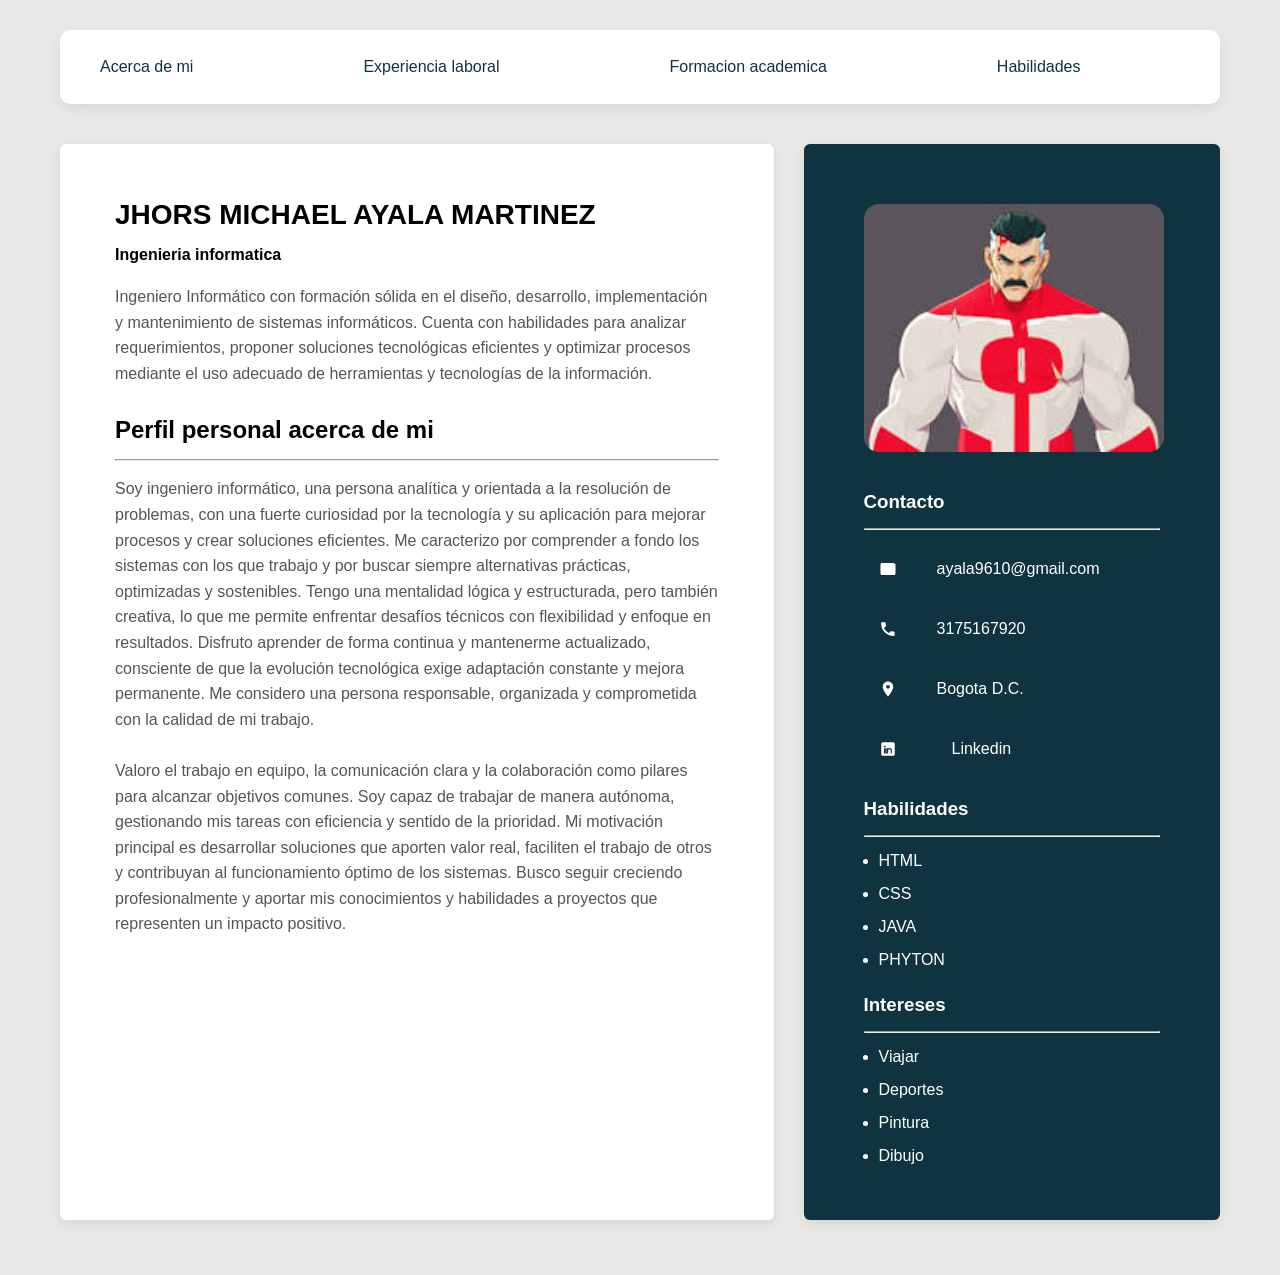
<file: Index.html>
<!doctype html>
<html lang="es">
  <head>
    <meta charset="UTF-8" />
    <title>Hoja de Vida</title>
    <link rel="stylesheet" href="Estilos.css" />
  </head>

  <body>
    <header>
      <nav class="menu">
        <a href="Index.html">Acerca de mi</a>
        <a href="Experiencia.html">Experiencia laboral</a>
        <a href="academica.html">Formacion academica</a>
        <a href="Habilidades.html">Habilidades</a>
      </nav>
    </header>
    <section class="contenedor">
      <section class="lado-izquierdo">
        <h1 class="nombre">JHORS MICHAEL AYALA MARTINEZ</h1>
        <h2 class="puesto">Ingenieria informatica</h2>

        <p class="descripcion">
          Ingeniero Informático con formación sólida en el diseño, desarrollo,
          implementación y mantenimiento de sistemas informáticos. Cuenta con
          habilidades para analizar requerimientos, proponer soluciones
          tecnológicas eficientes y optimizar procesos mediante el uso adecuado
          de herramientas y tecnologías de la información.
        </p>
        <h2>Perfil personal acerca de mi</h2>
        <hr />
        <p class="descripcion">
          Soy ingeniero informático, una persona analítica y orientada a la
          resolución de problemas, con una fuerte curiosidad por la tecnología y
          su aplicación para mejorar procesos y crear soluciones eficientes. Me
          caracterizo por comprender a fondo los sistemas con los que trabajo y
          por buscar siempre alternativas prácticas, optimizadas y sostenibles.
          Tengo una mentalidad lógica y estructurada, pero también creativa, lo
          que me permite enfrentar desafíos técnicos con flexibilidad y enfoque
          en resultados. Disfruto aprender de forma continua y mantenerme
          actualizado, consciente de que la evolución tecnológica exige
          adaptación constante y mejora permanente. Me considero una persona
          responsable, organizada y comprometida con la calidad de mi trabajo.
          <br><br>
          Valoro el trabajo en equipo, la comunicación clara y la colaboración
          como pilares para alcanzar objetivos comunes. Soy capaz de trabajar de
          manera autónoma, gestionando mis tareas con eficiencia y sentido de la
          prioridad. Mi motivación principal es desarrollar soluciones que
          aporten valor real, faciliten el trabajo de otros y contribuyan al
          funcionamiento óptimo de los sistemas. Busco seguir creciendo
          profesionalmente y aportar mis conocimientos y habilidades a proyectos
          que representen un impacto positivo.
        </p>
      </section>

      <aside class="lado-derecho">
        <section class="foto-contenedor">
          <img src="Imagen1.jpg" />
        </section>
        <section class="bloque-oscuro">
          <h3 class="titulo-blanco">Contacto</h3>
          <hr />

          <section class="seccion-contacto">
            <p class="linea-contacto">
              <svg xmlns="http://www.w3.org/2000/svg" viewBox="0 0 24 24">
                <path
                  d="M20 4H4c-1.1 0-2 .9-2 2v12
                     c0 1.1.9 2 2 2h16
                     c1.1 0 2-.9 2-2V6z"
                />
              </svg>
              <span>ayala9610@gmail.com</span>
            </p>

            <p class="linea-contacto">
              <svg xmlns="http://www.w3.org/2000/svg" viewBox="0 0 24 24">
                <path
                  d="M6.6 10.8c1.4 2.8 3.8 5.2 6.6 6.6l2.2-2.2
                     c.3-.3.8-.4 1.2-.3
                     1 .3 2 .5 3 .5
                     .7 0 1.2.5 1.2 1.2V20
                     c0 .7-.5 1.2-1.2 1.2
                     C10.3 21.2 2.8 13.7 2.8 4.2
                     2.8 3.5 3.3 3 4 3h3.7
                     c.7 0 1.2.5 1.2 1.2
                     0 1 .2 2 .5 3
                     .1.4 0 .9-.3 1.2L6.6 10.8z"
                />
              </svg>
              <span>3175167920</span>
            </p>

            <p class="linea-contacto">
              <svg xmlns="http://www.w3.org/2000/svg" viewBox="0 0 24 24">
                <path
                  d="M12 2C8.1 2 5 5.1 5 9
                     c0 5.2 7 13 7 13
                     s7-7.8 7-13
                     c0-3.9-3.1-7-7-7zm0 9.5
                     c-1.4 0-2.5-1.1-2.5-2.5
                     S10.6 6.5 12 6.5
                     s2.5 1.1 2.5 2.5
                     S13.4 11.5 12 11.5z"
                />
              </svg>
              <span>Bogota D.C.</span>
            </p>

            <p class="linea-contacto">
              <svg xmlns="http://www.w3.org/2000/svg" viewBox="0 0 24 24">
                <path
                  d="M19 3A2 2 0 0 1 21 5v14
                     a2 2 0 0 1-2 2H5
                     a2 2 0 0 1-2-2V5
                     a2 2 0 0 1 2-2h14zm-9.9 15v-7H6.6v7h2.5zm-1.2-8
                     c.8 0 1.3-.5 1.3-1.2
                     0-.7-.6-1.2-1.4-1.2
                     -.8 0-1.3.5-1.3 1.2
                     0 .7.6 1.2 1.4 1.2zm9.2 8
                     v-4.2c0-2.2-1.2-3.2-2.7-3.2
                     -1.3 0-1.9.7-2.2 1.2V11h-2.5
                     c0 .8.1 7 .1 7h2.5v-3.9
                     c0-.2 0-.5.1-.7
                     .3-.5.8-1 1.6-1
                     1.1 0 1.6.8 1.6 2V18h2.5z"
                />
              </svg>
              <span class="link"
                ><a
                  href="https://www.linkedin.com/checkpoint/lg/login?trk=hb_signin"
                  >Linkedin</a
                >
              </span>
            </p>
          </section>
        </section>
        <section class="bloque-oscuro">
          <h3 class="titulo-blanco">Habilidades</h3>
          <hr />
          <ul>
            <li>HTML</li>
            <li>CSS</li>
            <li>JAVA</li>
            <li>PHYTON</li>
          </ul>
        </section>
        <section class="bloque-oscuro">
          <h3 class="titulo-blanco">Intereses</h3>
          <hr />
          <ul>
            <li>Viajar</li>
            <li>Deportes</li>
            <li>Pintura</li>
            <li>Dibujo</li>
          </ul>
        </section>
      </aside>
    </section>
  </body>
</html>
</file>
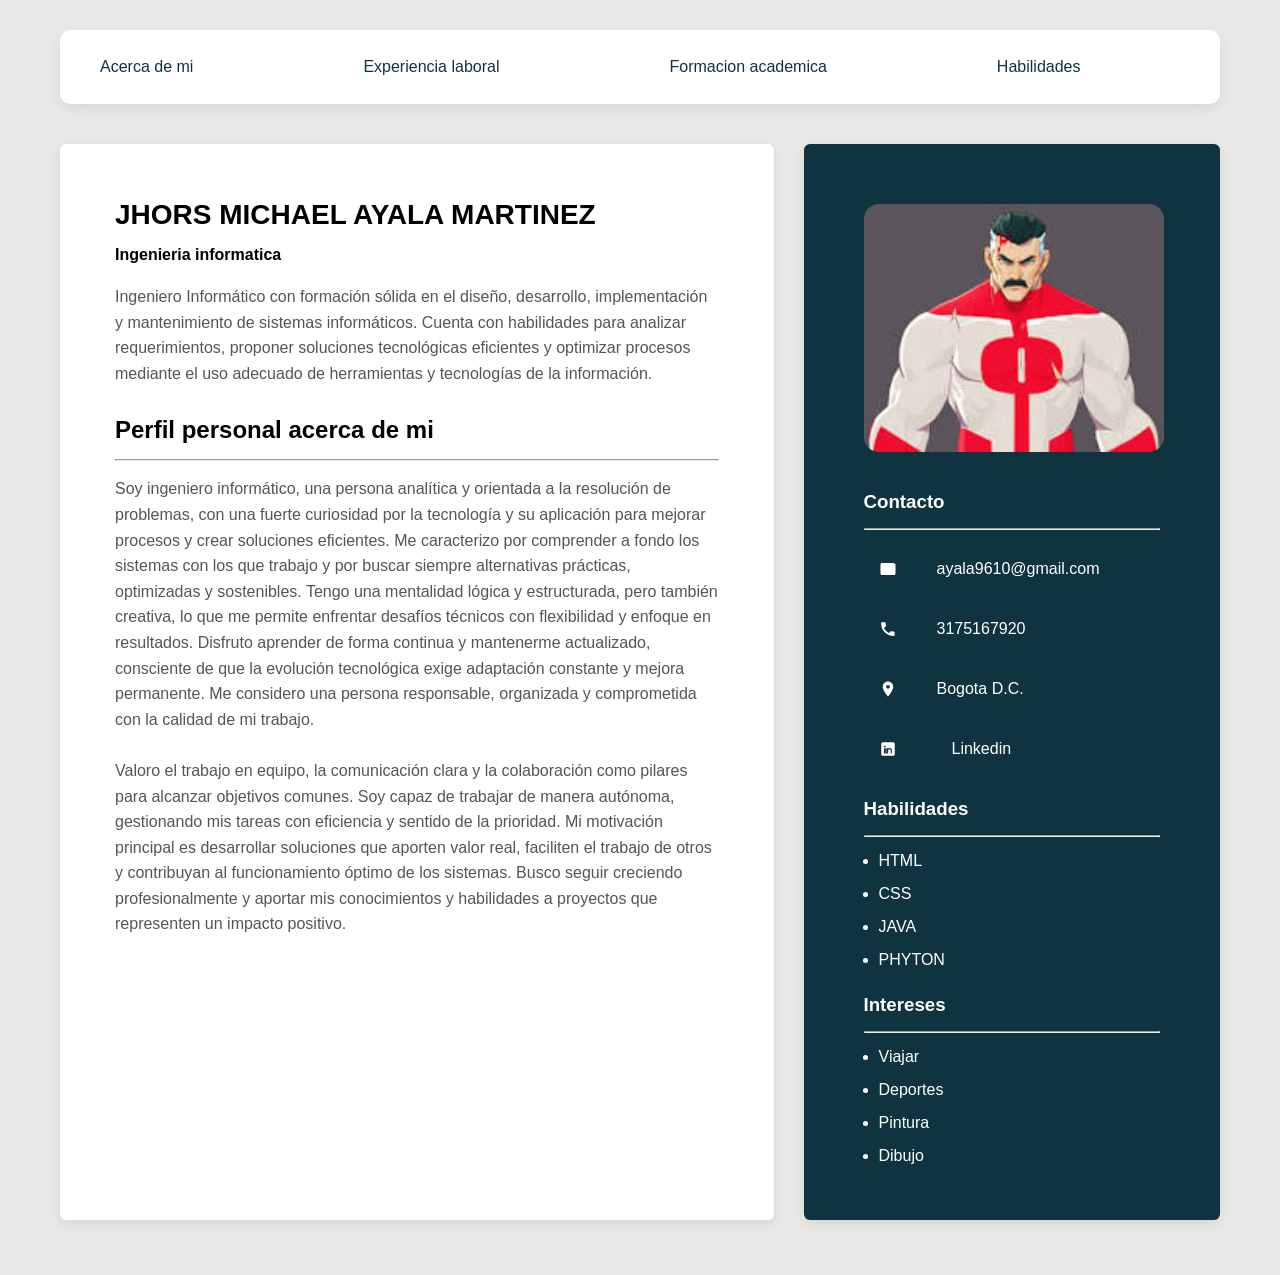
<file: index.html>
<!doctype html>
<html lang="es">
  <head>
    <meta charset="UTF-8" />
    <title>Hoja de Vida</title>
    <link rel="stylesheet" href="Estilos.css" />
  </head>

  <body>
    <header>
      <nav class="menu">
        <a href="index.html">Acerca de mi</a>
        <a href="Experiencia.html">Experiencia laboral</a>
        <a href="academica.html">Formacion academica</a>
        <a href="Habilidades.html">Habilidades</a>
      </nav>
    </header>
    <section class="contenedor">
      <section class="lado-izquierdo">
        <h1 class="nombre">JHORS MICHAEL AYALA MARTINEZ</h1>
        <h2 class="puesto">Ingenieria informatica</h2>

        <p class="descripcion">
          Ingeniero Informático con formación sólida en el diseño, desarrollo,
          implementación y mantenimiento de sistemas informáticos. Cuenta con
          habilidades para analizar requerimientos, proponer soluciones
          tecnológicas eficientes y optimizar procesos mediante el uso adecuado
          de herramientas y tecnologías de la información.
        </p>
        <h2>Perfil personal acerca de mi</h2>
        <hr />
        <p class="descripcion">
          Soy ingeniero informático, una persona analítica y orientada a la
          resolución de problemas, con una fuerte curiosidad por la tecnología y
          su aplicación para mejorar procesos y crear soluciones eficientes. Me
          caracterizo por comprender a fondo los sistemas con los que trabajo y
          por buscar siempre alternativas prácticas, optimizadas y sostenibles.
          Tengo una mentalidad lógica y estructurada, pero también creativa, lo
          que me permite enfrentar desafíos técnicos con flexibilidad y enfoque
          en resultados. Disfruto aprender de forma continua y mantenerme
          actualizado, consciente de que la evolución tecnológica exige
          adaptación constante y mejora permanente. Me considero una persona
          responsable, organizada y comprometida con la calidad de mi trabajo.
          <br><br>
          Valoro el trabajo en equipo, la comunicación clara y la colaboración
          como pilares para alcanzar objetivos comunes. Soy capaz de trabajar de
          manera autónoma, gestionando mis tareas con eficiencia y sentido de la
          prioridad. Mi motivación principal es desarrollar soluciones que
          aporten valor real, faciliten el trabajo de otros y contribuyan al
          funcionamiento óptimo de los sistemas. Busco seguir creciendo
          profesionalmente y aportar mis conocimientos y habilidades a proyectos
          que representen un impacto positivo.
        </p>
      </section>

      <aside class="lado-derecho">
        <section class="foto-contenedor">
          <img src="Imagen1.jpg" />
        </section>
        <section class="bloque-oscuro">
          <h3 class="titulo-blanco">Contacto</h3>
          <hr />

          <section class="seccion-contacto">
            <p class="linea-contacto">
              <svg xmlns="http://www.w3.org/2000/svg" viewBox="0 0 24 24">
                <path
                  d="M20 4H4c-1.1 0-2 .9-2 2v12
                     c0 1.1.9 2 2 2h16
                     c1.1 0 2-.9 2-2V6z"
                />
              </svg>
              <span>ayala9610@gmail.com</span>
            </p>

            <p class="linea-contacto">
              <svg xmlns="http://www.w3.org/2000/svg" viewBox="0 0 24 24">
                <path
                  d="M6.6 10.8c1.4 2.8 3.8 5.2 6.6 6.6l2.2-2.2
                     c.3-.3.8-.4 1.2-.3
                     1 .3 2 .5 3 .5
                     .7 0 1.2.5 1.2 1.2V20
                     c0 .7-.5 1.2-1.2 1.2
                     C10.3 21.2 2.8 13.7 2.8 4.2
                     2.8 3.5 3.3 3 4 3h3.7
                     c.7 0 1.2.5 1.2 1.2
                     0 1 .2 2 .5 3
                     .1.4 0 .9-.3 1.2L6.6 10.8z"
                />
              </svg>
              <span>3175167920</span>
            </p>

            <p class="linea-contacto">
              <svg xmlns="http://www.w3.org/2000/svg" viewBox="0 0 24 24">
                <path
                  d="M12 2C8.1 2 5 5.1 5 9
                     c0 5.2 7 13 7 13
                     s7-7.8 7-13
                     c0-3.9-3.1-7-7-7zm0 9.5
                     c-1.4 0-2.5-1.1-2.5-2.5
                     S10.6 6.5 12 6.5
                     s2.5 1.1 2.5 2.5
                     S13.4 11.5 12 11.5z"
                />
              </svg>
              <span>Bogota D.C.</span>
            </p>

            <p class="linea-contacto">
              <svg xmlns="http://www.w3.org/2000/svg" viewBox="0 0 24 24">
                <path
                  d="M19 3A2 2 0 0 1 21 5v14
                     a2 2 0 0 1-2 2H5
                     a2 2 0 0 1-2-2V5
                     a2 2 0 0 1 2-2h14zm-9.9 15v-7H6.6v7h2.5zm-1.2-8
                     c.8 0 1.3-.5 1.3-1.2
                     0-.7-.6-1.2-1.4-1.2
                     -.8 0-1.3.5-1.3 1.2
                     0 .7.6 1.2 1.4 1.2zm9.2 8
                     v-4.2c0-2.2-1.2-3.2-2.7-3.2
                     -1.3 0-1.9.7-2.2 1.2V11h-2.5
                     c0 .8.1 7 .1 7h2.5v-3.9
                     c0-.2 0-.5.1-.7
                     .3-.5.8-1 1.6-1
                     1.1 0 1.6.8 1.6 2V18h2.5z"
                />
              </svg>
              <span class="link"
                ><a
                  href="https://www.linkedin.com/checkpoint/lg/login?trk=hb_signin"
                  >Linkedin</a
                >
              </span>
            </p>
          </section>
        </section>
        <section class="bloque-oscuro">
          <h3 class="titulo-blanco">Habilidades</h3>
          <hr />
          <ul>
            <li>HTML</li>
            <li>CSS</li>
            <li>JAVA</li>
            <li>PHYTON</li>
          </ul>
        </section>
        <section class="bloque-oscuro">
          <h3 class="titulo-blanco">Intereses</h3>
          <hr />
          <ul>
            <li>Viajar</li>
            <li>Deportes</li>
            <li>Pintura</li>
            <li>Dibujo</li>
          </ul>
        </section>
      </aside>
    </section>
  </body>
</html>
</file>
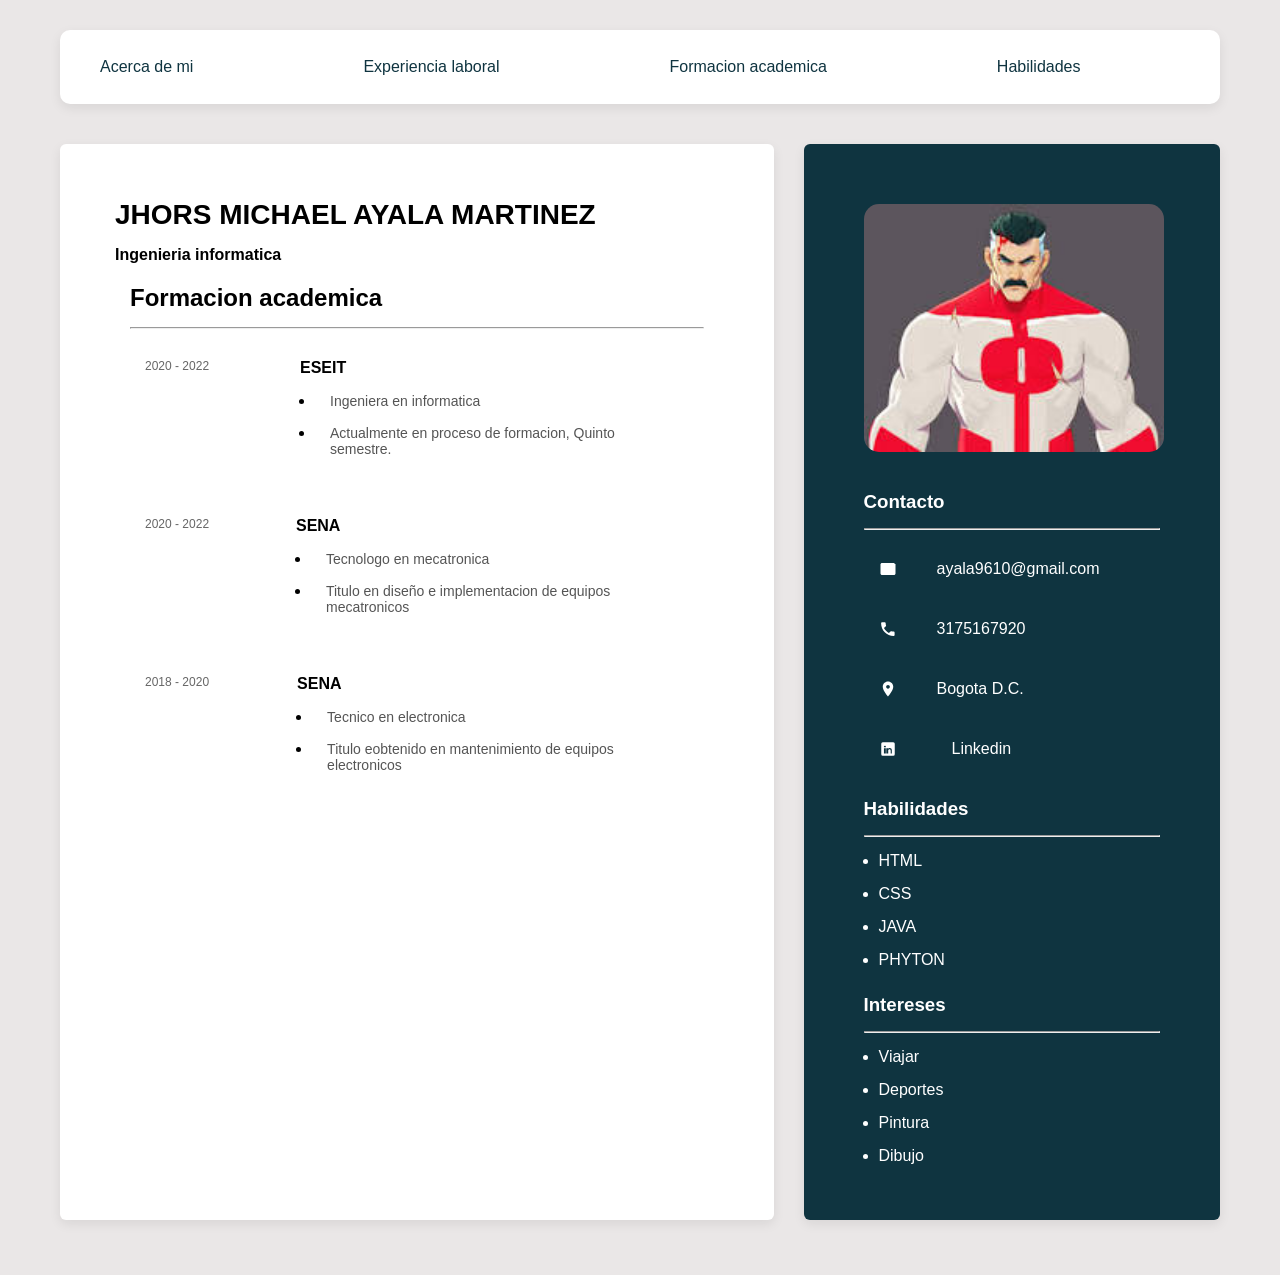
<file: academica.html>
<!doctype html>
<html lang="es">

<head>
  <meta charset="UTF-8" />
  <title>Hoja de Vida</title>
  <link rel="stylesheet" href="Estilos.css" />
</head>

<body>
  <header>
    <nav class="menu">
        <a href="index.html">Acerca de mi</a>
        <a href="Experiencia.html">Experiencia laboral</a>
        <a href="academica.html">Formacion academica</a>
        <a href="Habilidades.html">Habilidades</a>
      </nav>
  </header>
  <section class="contenedor">
    <section class="lado-izquierdo">
      <h1 class="nombre">JHORS MICHAEL AYALA MARTINEZ</h1>
      <h2 class="puesto">Ingenieria informatica</h2>
      <section class="bloque">
        <h2 class="titulo-seccion">Formacion academica</h2>
        <hr>
        <section class="item">
          <span class="fecha">2020 - 2022</span>
          <section class="contenido-item">
            <strong>ESEIT</strong>
            <ul>
              <li>
                <p>Ingeniera en informatica </p>
              </li>
              <li>
                <p>
                  Actualmente en proceso de formacion, Quinto semestre. 
                </p>
              </li>
            </ul>
          </section>
        </section>
        <section class="item">
          <span class="fecha">2020 - 2022</span>
          <section class="contenido-item">
            <strong>SENA</strong>
            <ul>
              <li>
                <p>Tecnologo en mecatronica</p>
              </li>
              <li>
                <p>
                  Titulo en diseño e implementacion de equipos mecatronicos
                </p>
              </li>
            </ul>
          </section>
        </section>

        <section class="item">
          <span class="fecha">2018 - 2020</span>
          <section class="contenido-item">
            <strong>SENA</strong>

            <ul>
              <li>
                <p>Tecnico en electronica</p>
              </li>
              <li>
                <p>
                  Titulo eobtenido en mantenimiento de equipos electronicos
                </p>
              </li>
            </ul>
          </section>
        </section>
      </section>
    </section>
    <aside class="lado-derecho">
      <section class="foto-contenedor">
        <img src="Imagen1.jpg" />
      </section>
      <section class="bloque-oscuro">
        <h3 class="titulo-blanco">Contacto</h3>
        <hr />

        <section class="seccion-contacto">
          <p class="linea-contacto">
            <svg xmlns="http://www.w3.org/2000/svg" viewBox="0 0 24 24">
              <path d="M20 4H4c-1.1 0-2 .9-2 2v12
                     c0 1.1.9 2 2 2h16
                     c1.1 0 2-.9 2-2V6z" />
            </svg>
            <span>ayala9610@gmail.com</span>
          </p>

          <p class="linea-contacto">
            <svg xmlns="http://www.w3.org/2000/svg" viewBox="0 0 24 24">
              <path d="M6.6 10.8c1.4 2.8 3.8 5.2 6.6 6.6l2.2-2.2
                     c.3-.3.8-.4 1.2-.3
                     1 .3 2 .5 3 .5
                     .7 0 1.2.5 1.2 1.2V20
                     c0 .7-.5 1.2-1.2 1.2
                     C10.3 21.2 2.8 13.7 2.8 4.2
                     2.8 3.5 3.3 3 4 3h3.7
                     c.7 0 1.2.5 1.2 1.2
                     0 1 .2 2 .5 3
                     .1.4 0 .9-.3 1.2L6.6 10.8z" />
            </svg>
            <span>3175167920</span>
          </p>

          <p class="linea-contacto">
            <svg xmlns="http://www.w3.org/2000/svg" viewBox="0 0 24 24">
              <path d="M12 2C8.1 2 5 5.1 5 9
                     c0 5.2 7 13 7 13
                     s7-7.8 7-13
                     c0-3.9-3.1-7-7-7zm0 9.5
                     c-1.4 0-2.5-1.1-2.5-2.5
                     S10.6 6.5 12 6.5
                     s2.5 1.1 2.5 2.5
                     S13.4 11.5 12 11.5z" />
            </svg>
            <span>Bogota D.C.</span>
          </p>

          <p class="linea-contacto">
            <svg xmlns="http://www.w3.org/2000/svg" viewBox="0 0 24 24">
              <path d="M19 3A2 2 0 0 1 21 5v14
                     a2 2 0 0 1-2 2H5
                     a2 2 0 0 1-2-2V5
                     a2 2 0 0 1 2-2h14zm-9.9 15v-7H6.6v7h2.5zm-1.2-8
                     c.8 0 1.3-.5 1.3-1.2
                     0-.7-.6-1.2-1.4-1.2
                     -.8 0-1.3.5-1.3 1.2
                     0 .7.6 1.2 1.4 1.2zm9.2 8
                     v-4.2c0-2.2-1.2-3.2-2.7-3.2
                     -1.3 0-1.9.7-2.2 1.2V11h-2.5
                     c0 .8.1 7 .1 7h2.5v-3.9
                     c0-.2 0-.5.1-.7
                     .3-.5.8-1 1.6-1
                     1.1 0 1.6.8 1.6 2V18h2.5z" />
            </svg>
            <span class="link"><a href="https://www.linkedin.com/checkpoint/lg/login?trk=hb_signin">Linkedin</a>
            </span>
          </p>
        </section>
      </section>
      <section class="bloque-oscuro">
        <h3 class="titulo-blanco">Habilidades</h3>
        <hr />
        <ul>
          <li>HTML</li>
          <li>CSS</li>
          <li>JAVA</li>
          <li>PHYTON</li>
        </ul>
      </section>
      <section class="bloque-oscuro">
        <h3 class="titulo-blanco">Intereses</h3>
        <hr />
        <ul>
          <li>Viajar</li>
          <li>Deportes</li>
          <li>Pintura</li>
          <li>Dibujo</li>
        </ul>
      </section>
    </aside>
  </section>
</body>

</html>
</file>
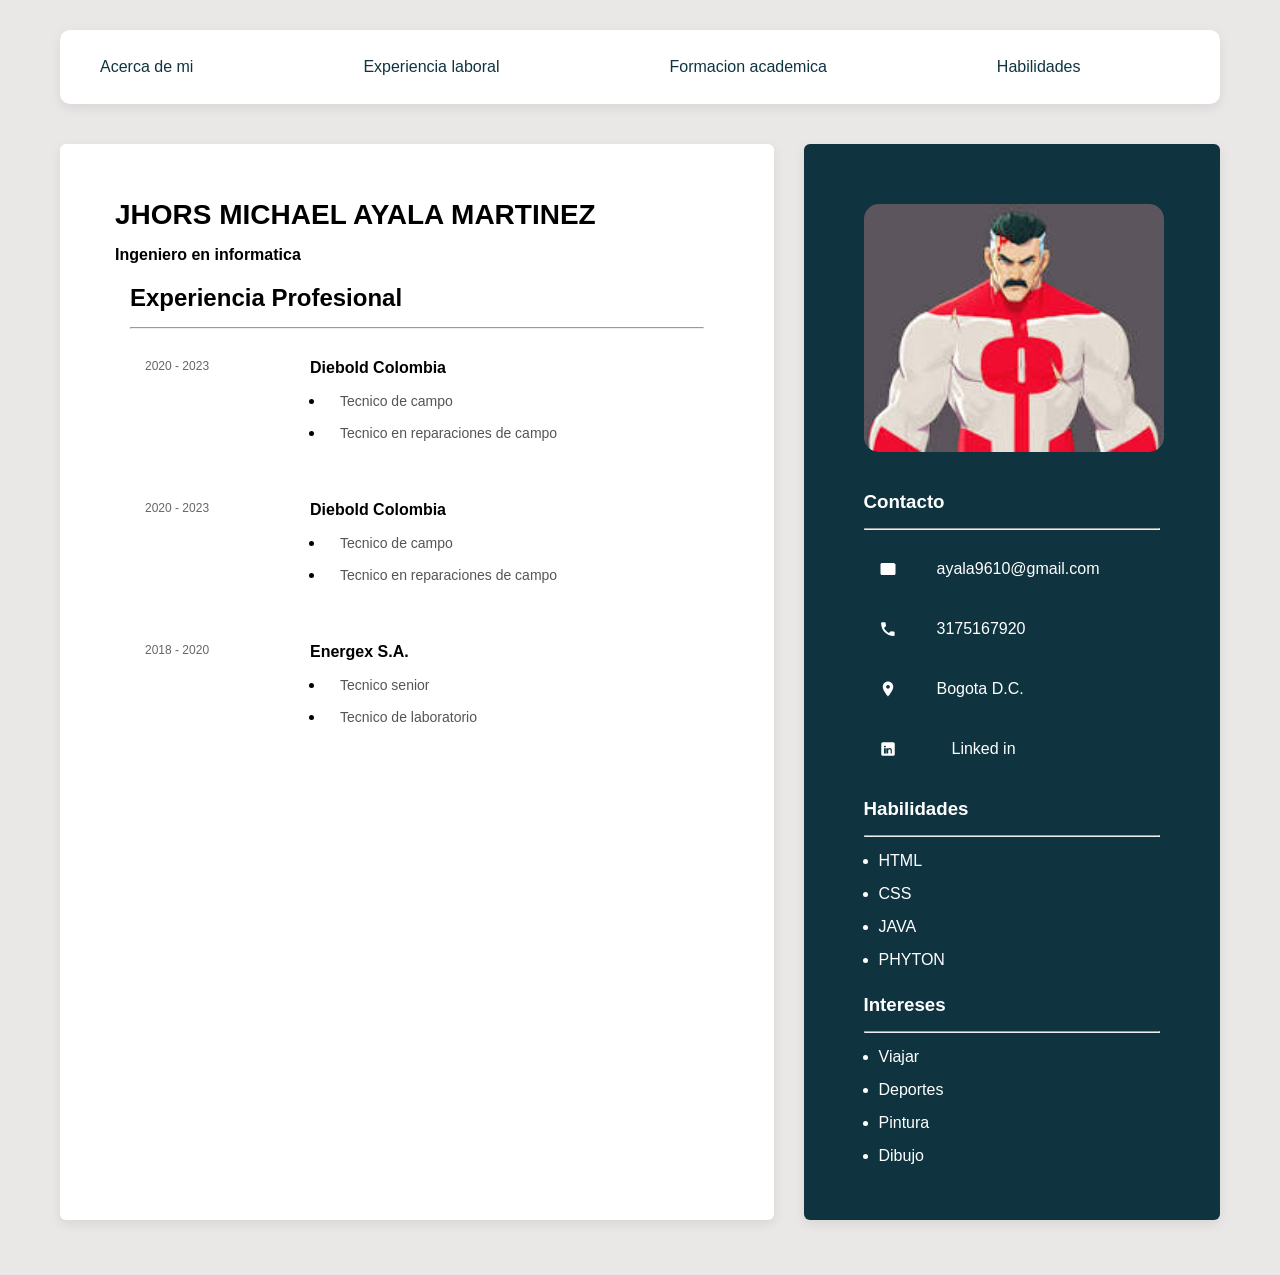
<file: Experiencia.html>
<!doctype html>
<html lang="es">
  <head>
    <meta charset="UTF-8" />
    <title>Hoja de Vida</title>
    <link rel="stylesheet" href="Estilos.css" />
  </head>

  <body>
    <header>
       <nav class="menu">
        <a href="index.html">Acerca de mi</a>
        <a href="Experiencia.html">Experiencia laboral</a>
        <a href="academica.html">Formacion academica</a>
        <a href="Habilidades.html">Habilidades</a>
      </nav>
    </header>
    <section class="contenedor">
      <section class="lado-izquierdo">
        <h1 class="nombre">JHORS MICHAEL AYALA MARTINEZ</h1>
        <h2 class="puesto">Ingeniero en informatica</h2>
        <section class="bloque">
          <h2 class="titulo-seccion">Experiencia Profesional</h2>
          <hr />
          <section class="item">
            <span class="fecha">2020 - 2023</span>
            <section class="contenido-item">
              <strong>Diebold Colombia</strong>
              <ul>
                <li><p>Tecnico de campo</p></li>
                <li><p>Tecnico en reparaciones de campo</p></li>
              </ul>
            </section>
          </section>

          <section class="item">
            <span class="fecha">2020 - 2023</span>
            <section class="contenido-item">
              <strong>Diebold Colombia</strong>
              <ul>
                <li><p>Tecnico de campo</p></li>
                <li><p>Tecnico en reparaciones de campo</p></li>
              </ul>
            </section>
          </section>

          <section class="item">
            <span class="fecha">2018 - 2020</span>
            <section class="contenido-item">
              <strong>Energex S.A. </strong>
              <ul>
                <li><p>Tecnico senior</p></li>
                <li><p>Tecnico de laboratorio</p></li>
              </ul>
            </section>
          </section>
        </section>
      </section>
      <aside class="lado-derecho">
        <section class="foto-contenedor">
          <img src="Imagen1.jpg" />
        </section>
        <section class="bloque-oscuro">
          <h3 class="titulo-blanco">Contacto</h3>
          <hr />

          <section class="seccion-contacto">
            <p class="linea-contacto">
              <svg xmlns="http://www.w3.org/2000/svg" viewBox="0 0 24 24">
                <path
                  d="M20 4H4c-1.1 0-2 .9-2 2v12
                     c0 1.1.9 2 2 2h16
                     c1.1 0 2-.9 2-2V6z"
                />
              </svg>
              <span>ayala9610@gmail.com</span>
            </p>

            <p class="linea-contacto">
              <svg xmlns="http://www.w3.org/2000/svg" viewBox="0 0 24 24">
                <path
                  d="M6.6 10.8c1.4 2.8 3.8 5.2 6.6 6.6l2.2-2.2
                     c.3-.3.8-.4 1.2-.3
                     1 .3 2 .5 3 .5
                     .7 0 1.2.5 1.2 1.2V20
                     c0 .7-.5 1.2-1.2 1.2
                     C10.3 21.2 2.8 13.7 2.8 4.2
                     2.8 3.5 3.3 3 4 3h3.7
                     c.7 0 1.2.5 1.2 1.2
                     0 1 .2 2 .5 3
                     .1.4 0 .9-.3 1.2L6.6 10.8z"
                />
              </svg>
              <span>3175167920</span>
            </p>

            <p class="linea-contacto">
              <svg xmlns="http://www.w3.org/2000/svg" viewBox="0 0 24 24">
                <path
                  d="M12 2C8.1 2 5 5.1 5 9
                     c0 5.2 7 13 7 13
                     s7-7.8 7-13
                     c0-3.9-3.1-7-7-7zm0 9.5
                     c-1.4 0-2.5-1.1-2.5-2.5
                     S10.6 6.5 12 6.5
                     s2.5 1.1 2.5 2.5
                     S13.4 11.5 12 11.5z"
                />
              </svg>
              <span>Bogota D.C.</span>
            </p>

            <p class="linea-contacto">
              <svg xmlns="http://www.w3.org/2000/svg" viewBox="0 0 24 24">
                <path
                  d="M19 3A2 2 0 0 1 21 5v14
                     a2 2 0 0 1-2 2H5
                     a2 2 0 0 1-2-2V5
                     a2 2 0 0 1 2-2h14zm-9.9 15v-7H6.6v7h2.5zm-1.2-8
                     c.8 0 1.3-.5 1.3-1.2
                     0-.7-.6-1.2-1.4-1.2
                     -.8 0-1.3.5-1.3 1.2
                     0 .7.6 1.2 1.4 1.2zm9.2 8
                     v-4.2c0-2.2-1.2-3.2-2.7-3.2
                     -1.3 0-1.9.7-2.2 1.2V11h-2.5
                     c0 .8.1 7 .1 7h2.5v-3.9
                     c0-.2 0-.5.1-.7
                     .3-.5.8-1 1.6-1
                     1.1 0 1.6.8 1.6 2V18h2.5z"
                />
              </svg>
              <span class="link"
                ><a
                  href="https://www.linkedin.com/checkpoint/lg/login?trk=hb_signin"
                  >Linked in</a
                >
              </span>
            </p>
          </section>
        </section>
        <section class="bloque-oscuro">
          <h3 class="titulo-blanco">Habilidades</h3>
          <hr />
          <ul>
            <li>HTML</li>
            <li>CSS</li>
            <li>JAVA</li>
            <li>PHYTON</li>
          </ul>
        </section>
        <section class="bloque-oscuro">
          <h3 class="titulo-blanco">Intereses</h3>
          <hr />
          <ul>
            <li>Viajar</li>
            <li>Deportes</li>
            <li>Pintura</li>
            <li>Dibujo</li>
          </ul>
        </section>
      </aside>
    </section>
  </body>
</html>
</file>
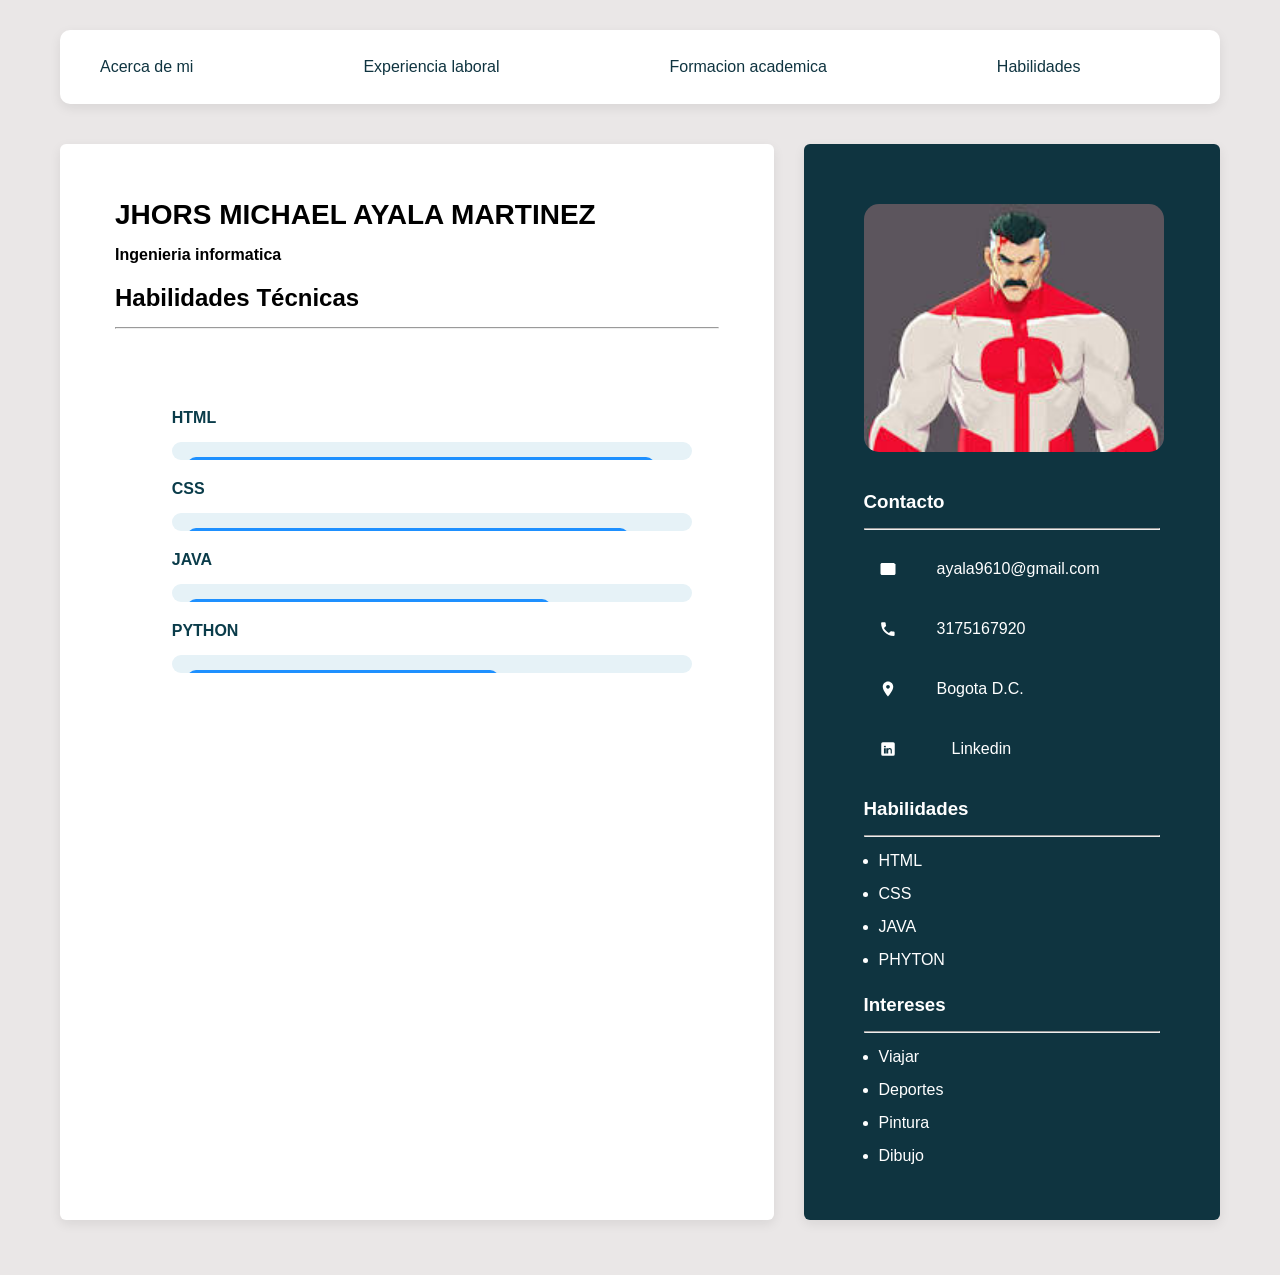
<file: Habilidades.html>
<!doctype html>
<html lang="es">
  <head>
    <meta charset="UTF-8" />
    <title>Hoja de Vida</title>
    <link rel="stylesheet" href="Estilos.css" />
  </head>

  <body>
    <header>
       <nav class="menu">
        <a href="index.html">Acerca de mi</a>
        <a href="Experiencia.html">Experiencia laboral</a>
        <a href="academica.html">Formacion academica</a>
        <a href="Habilidades.html">Habilidades</a>
      </nav>
    </header>
    <section class="contenedor">
      <section class="lado-izquierdo">
        <h1 class="nombre">JHORS MICHAEL AYALA MARTINEZ</h1>
        <h2 class="puesto">Ingenieria informatica</h2>
        <h2>Habilidades Técnicas</h2>
        <hr />
        <section class="skills">
          <div class="skill">
            <span class="skill-name">HTML</span>
            <div class="skill-bar">
              <div class="skill-level html"></div>
            </div>
          </div>

          <div class="skill">
            <span class="skill-name">CSS</span>
            <div class="skill-bar">
              <div class="skill-level css"></div>
            </div>
          </div>

          <div class="skill">
            <span class="skill-name">JAVA</span>
            <div class="skill-bar">
              <div class="skill-level java"></div>
            </div>
          </div>

          <div class="skill">
            <span class="skill-name">PYTHON</span>
            <div class="skill-bar">
              <div class="skill-level python"></div>
            </div>
          </div>
        </section>
      </section>
      <aside class="lado-derecho">
        <section class="foto-contenedor">
          <img src="Imagen1.jpg" />
        </section>
        <section class="bloque-oscuro">
          <h3 class="titulo-blanco">Contacto</h3>
          <hr />

          <section class="seccion-contacto">
            <p class="linea-contacto">
              <svg xmlns="http://www.w3.org/2000/svg" viewBox="0 0 24 24">
                <path
                  d="M20 4H4c-1.1 0-2 .9-2 2v12
                     c0 1.1.9 2 2 2h16
                     c1.1 0 2-.9 2-2V6z"
                />
              </svg>
              <span>ayala9610@gmail.com</span>
            </p>

            <p class="linea-contacto">
              <svg xmlns="http://www.w3.org/2000/svg" viewBox="0 0 24 24">
                <path
                  d="M6.6 10.8c1.4 2.8 3.8 5.2 6.6 6.6l2.2-2.2
                     c.3-.3.8-.4 1.2-.3
                     1 .3 2 .5 3 .5
                     .7 0 1.2.5 1.2 1.2V20
                     c0 .7-.5 1.2-1.2 1.2
                     C10.3 21.2 2.8 13.7 2.8 4.2
                     2.8 3.5 3.3 3 4 3h3.7
                     c.7 0 1.2.5 1.2 1.2
                     0 1 .2 2 .5 3
                     .1.4 0 .9-.3 1.2L6.6 10.8z"
                />
              </svg>
              <span>3175167920</span>
            </p>

            <p class="linea-contacto">
              <svg xmlns="http://www.w3.org/2000/svg" viewBox="0 0 24 24">
                <path
                  d="M12 2C8.1 2 5 5.1 5 9
                     c0 5.2 7 13 7 13
                     s7-7.8 7-13
                     c0-3.9-3.1-7-7-7zm0 9.5
                     c-1.4 0-2.5-1.1-2.5-2.5
                     S10.6 6.5 12 6.5
                     s2.5 1.1 2.5 2.5
                     S13.4 11.5 12 11.5z"
                />
              </svg>
              <span>Bogota D.C.</span>
            </p>

            <p class="linea-contacto">
              <svg xmlns="http://www.w3.org/2000/svg" viewBox="0 0 24 24">
                <path
                  d="M19 3A2 2 0 0 1 21 5v14
                     a2 2 0 0 1-2 2H5
                     a2 2 0 0 1-2-2V5
                     a2 2 0 0 1 2-2h14zm-9.9 15v-7H6.6v7h2.5zm-1.2-8
                     c.8 0 1.3-.5 1.3-1.2
                     0-.7-.6-1.2-1.4-1.2
                     -.8 0-1.3.5-1.3 1.2
                     0 .7.6 1.2 1.4 1.2zm9.2 8
                     v-4.2c0-2.2-1.2-3.2-2.7-3.2
                     -1.3 0-1.9.7-2.2 1.2V11h-2.5
                     c0 .8.1 7 .1 7h2.5v-3.9
                     c0-.2 0-.5.1-.7
                     .3-.5.8-1 1.6-1
                     1.1 0 1.6.8 1.6 2V18h2.5z"
                />
              </svg>
              <span class="link"
                ><a
                  href="https://www.linkedin.com/checkpoint/lg/login?trk=hb_signin"
                  >Linkedin</a
                >
              </span>
            </p>
          </section>
        </section>
        <section class="bloque-oscuro">
          <h3 class="titulo-blanco">Habilidades</h3>
          <hr />
          <ul>
            <li>HTML</li>
            <li>CSS</li>
            <li>JAVA</li>
            <li>PHYTON</li>
          </ul>
        </section>
        <section class="bloque-oscuro">
          <h3 class="titulo-blanco">Intereses</h3>
          <hr />
          <ul>
            <li>Viajar</li>
            <li>Deportes</li>
            <li>Pintura</li>
            <li>Dibujo</li>
          </ul>
        </section>
      </aside>
    </section>
  </body>
</html>
</file>
<file: Estilos.css>
* {
    margin: 15px;
    padding: 0;
    box-sizing: border-box;
    font-family: Arial, sans-serif;
}

body {
    background-color: #eae7e7;
}

.menu {
    background-color: #ffffff;
    padding: 5px;
    display: flex;
    gap: 100px;
    border-radius: 10px;
    box-shadow: 0 4px 12px rgba(0, 0, 0, 0.08);
    margin-bottom: 25px
}

.menu a {
    text-decoration: none;
    color: #0f3440;
    font-weight: 500;
    padding: 8px 20px;
    border-radius: 4px;
    transition: all 0.3s ease;
}
.link a{
    text-decoration: none;
    color: white;
}

.menu a:hover {
    background-color: #0f3440;
    color: #ffffff;
}

.contenedor {
    display: flex;
    min-height: 100vh;
}

.lado-izquierdo {
    width: 65%;
    padding: 40px;
    background: #ffffff;
    border-radius: 6px;
    box-shadow: 0 4px 12px rgba(0, 0, 0, 0.08);
    margin-bottom: 25px
}

.nombre {
    font-size: 28px;
    font-weight: bold;
}

.puesto {
    font-size: 16px;
    font-weight: bold;
    margin-bottom: 20px;
}

.descripcion {
    color: #555;
    margin-bottom: 30px;
    line-height: 1.6;
}

.bloque {
    margin-bottom: 30px;
}

.titulo-seccion {
    font-weight: bold;
    margin-bottom: 15px;
}

.item {
    display: flex;
    margin-bottom: 15px;
}

.fecha {
    width: 120px;
    font-size: 12px;
    color: #666;
}

.contenido-item p {
    color: #555;
    font-size: 14px;
}

.lado-derecho {
    width: 35%;
    background: #0f3440;
    color: white;
    padding: 30px;
    border-radius: 6px;
    box-shadow: 0 4px 12px rgba(0, 0, 0, 0.08);
    margin-bottom: 25px
}

.foto-contenedor {
    text-align: center;
    margin-bottom: 20px;
}

img {
    width: 300px;
    height: auto;
    border-radius: 15px;
}

.bloque-oscuro {
    margin-bottom: 25px;
}

.titulo-blanco {
    font-weight: bold;
    margin-bottom: 10px;
}

.seccion-contacto {
    display: flex;
    flex-direction: column;
    gap: 12px;
}

.linea-contacto {
    display: flex;
    align-items: center;
    gap: 10px;
    color: white;
    margin: 0;
}

.linea-contacto svg {
    width: 18px;
    height: 18px;
    fill: white;
    flex-shrink: 0;
}

/* Reset básico */
* {
    box-sizing: border-box;
    font-family: Arial, Helvetica, sans-serif;
}

/* Contenedor principal */
.skills {
    max-width: 600px;
    background-color: #ffffff;
    padding: 25px;
    margin: 40px auto;
    border-radius: 8px;
}

.skills h2 {
    text-align: center;
    margin-bottom: 25px;
    color: #0a3c4a;
}
.skill {
    margin-bottom: 20px;
}
.skill-name {
    display: block;
    font-weight: bold;
    margin-bottom: 6px;
    color: #0a3c4a;
}
.skill-bar {
    width: 100%;
    height: 18px;
    background-color: #e6f2f7;
    border-radius: 10px;
    overflow: hidden;
}

.skill-level {
    height: 100%;
    background-color: #1e90ff;
    border-radius: 10px;
}

.skill-level.html {
    width: 90%;
}

.skill-level.css {
    width: 85%;
}

.skill-level.java {
    width: 70%;
}

.skill-level.python {
    width: 60%;
}

@media (max-width: 768px) {
    .contenedor {
        flex-direction: column;
    }

    .lado-izquierdo,
    .lado-derecho {
        width: 100%;
    }
}
</file>
